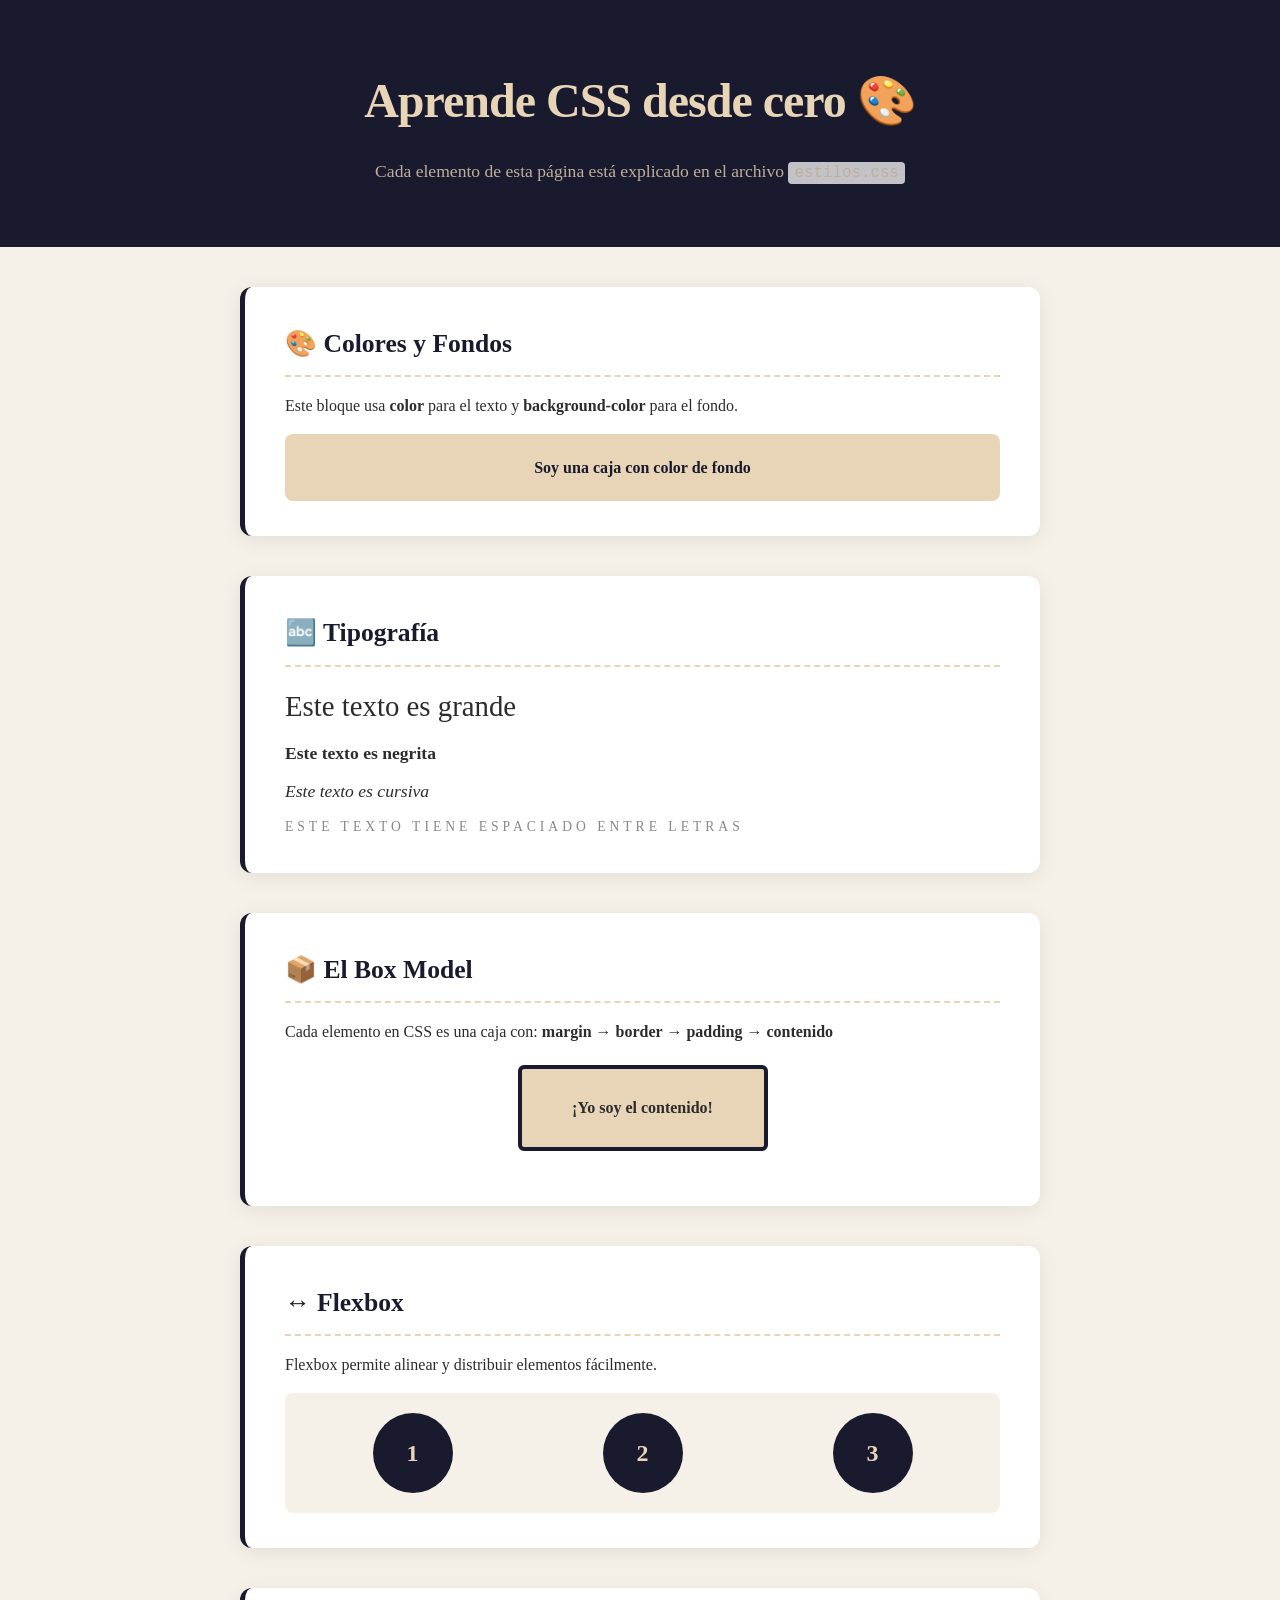
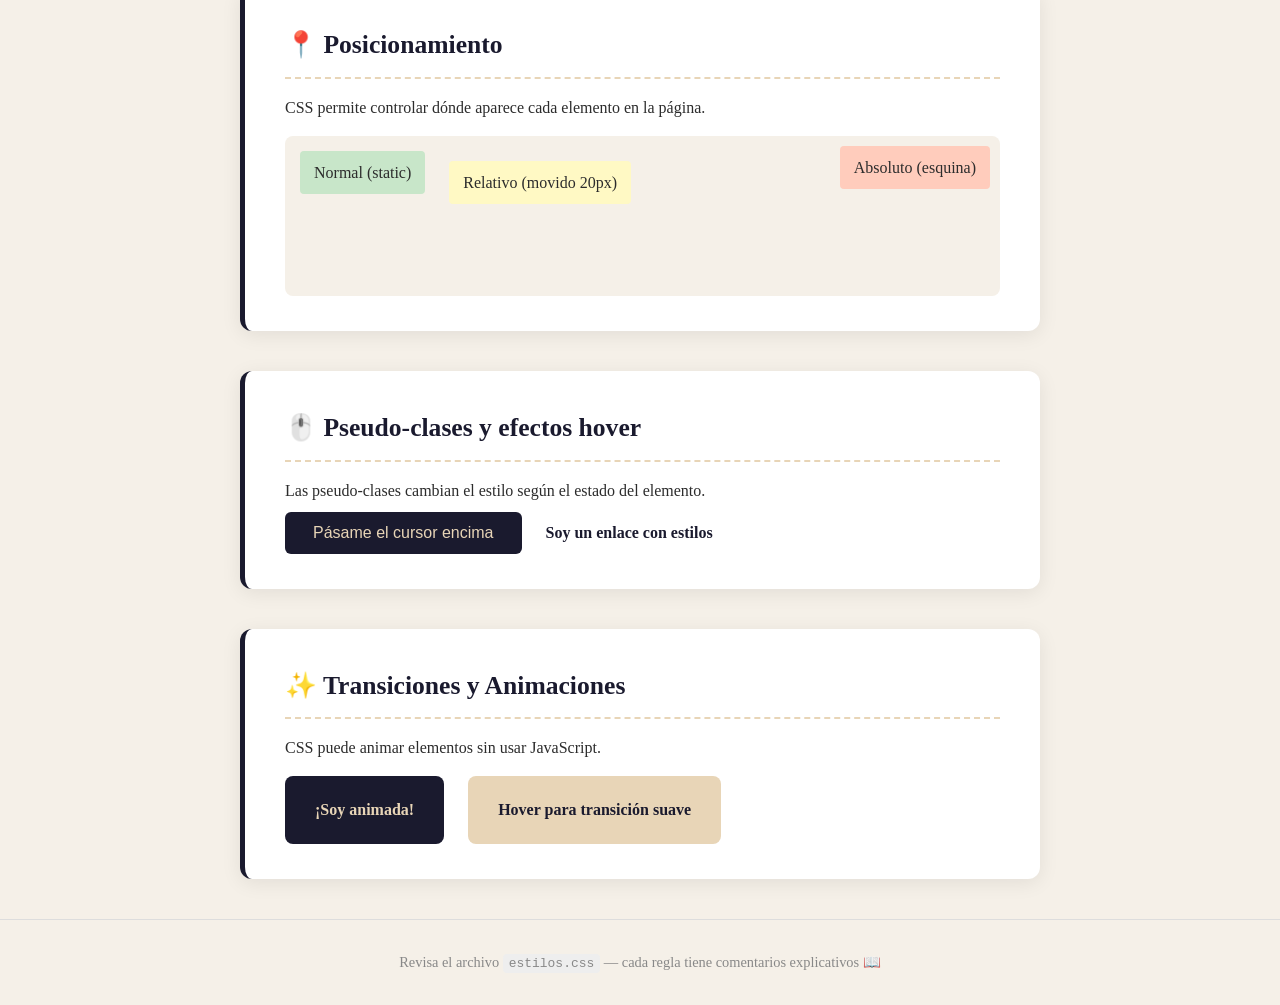
<file: o/index.html>
<!DOCTYPE html>
<html lang="es">
<head>
  <meta charset="UTF-8" />
  <meta name="viewport" content="width=device-width, initial-scale=1.0"/>
  <title>Aprende CSS</title>
  <!-- Enlazamos el archivo CSS externo -->
  <link rel="stylesheet" href="estilos.css" />
</head>
<body>

  <!-- ENCABEZADO -->
  <header class="encabezado">
    <h1>Aprende CSS desde cero 🎨</h1>
    <p class="subtitulo">Cada elemento de esta página está explicado en el archivo <code>estilos.css</code></p>
  </header>

  <!-- SECCIÓN: COLORES Y FONDOS -->
  <section class="seccion colores">
    <h2>🎨 Colores y Fondos</h2>
    <p>Este bloque usa <strong>color</strong> para el texto y <strong>background-color</strong> para el fondo.</p>
    <div class="caja-color">Soy una caja con color de fondo</div>
  </section>

  <!-- SECCIÓN: TIPOGRAFÍA -->
  <section class="seccion tipografia">
    <h2>🔤 Tipografía</h2>
    <p class="texto-grande">Este texto es grande</p>
    <p class="texto-negrita">Este texto es negrita</p>
    <p class="texto-cursiva">Este texto es cursiva</p>
    <p class="texto-espaciado">Este texto tiene espaciado entre letras</p>
  </section>

  <!-- SECCIÓN: BOX MODEL -->
  <section class="seccion box-model">
    <h2>📦 El Box Model</h2>
    <p>Cada elemento en CSS es una caja con: <strong>margin → border → padding → contenido</strong></p>
    <div class="demo-box">¡Yo soy el contenido!</div>
  </section>

  <!-- SECCIÓN: FLEXBOX -->
  <section class="seccion flexbox">
    <h2>↔️ Flexbox</h2>
    <p>Flexbox permite alinear y distribuir elementos fácilmente.</p>
    <div class="flex-contenedor">
      <div class="flex-item">1</div>
      <div class="flex-item">2</div>
      <div class="flex-item">3</div>
    </div>
  </section>

  <!-- SECCIÓN: POSICIONAMIENTO -->
  <section class="seccion posicion">
    <h2>📍 Posicionamiento</h2>
    <p>CSS permite controlar dónde aparece cada elemento en la página.</p>
    <div class="pos-contenedor">
      <div class="pos-normal">Normal (static)</div>
      <div class="pos-relativo">Relativo (movido 20px)</div>
      <div class="pos-absoluto">Absoluto (esquina)</div>
    </div>
  </section>

  <!-- SECCIÓN: PSEUDO-CLASES -->
  <section class="seccion pseudo">
    <h2>🖱️ Pseudo-clases y efectos hover</h2>
    <p>Las pseudo-clases cambian el estilo según el estado del elemento.</p>
    <button class="boton">Pásame el cursor encima</button>
    <a href="#" class="enlace">Soy un enlace con estilos</a>
  </section>

  <!-- SECCIÓN: TRANSICIONES Y ANIMACIONES -->
  <section class="seccion animaciones">
    <h2>✨ Transiciones y Animaciones</h2>
    <p>CSS puede animar elementos sin usar JavaScript.</p>
    <div class="caja-animada">¡Soy animada!</div>
    <div class="caja-hover-trans">Hover para transición suave</div>
  </section>

  <footer class="pie">
    <p>Revisa el archivo <code>estilos.css</code> — cada regla tiene comentarios explicativos 📖</p>
  </footer>

</body>
</html>
</file>
<file: o/estilos.css>
/* ============================================================
   ARCHIVO: estilos.css
   PROPÓSITO: Aprender CSS con comentarios explicativos
   Cada sección explica QUÉ hace y POR QUÉ se usa cada propiedad
   ============================================================ */


/* ============================================================
   1. RESET Y ESTILOS BASE
   ============================================================
   Los navegadores aplican estilos por defecto (márgenes, padding, etc.)
   Un "reset" elimina esas diferencias para que todo sea predecible.
*/

* {
  /* El asterisco (*) selecciona TODOS los elementos de la página */
  
  box-sizing: border-box;
  /* box-sizing: border-box → hace que el padding y el border se incluyan
     DENTRO del ancho total del elemento. Sin esto, añadir padding
     agrandaría el elemento inesperadamente. */

  margin: 0;
  /* Elimina el margen exterior que los navegadores ponen por defecto */

  padding: 0;
  /* Elimina el relleno interior que los navegadores ponen por defecto */
}

body {
  /* 'body' selecciona el cuerpo principal de la página */

  font-family: 'Georgia', serif;
  /* font-family: define la fuente del texto.
     Se pueden listar varias separadas por coma: si la primera no existe,
     el navegador prueba la siguiente. 'serif' es una fuente genérica de respaldo. */

  background-color: #f5f0e8;
  /* background-color: el color de fondo de toda la página.
     Se puede escribir como nombre ('red'), hexadecimal (#f5f0e8),
     rgb(245, 240, 232) o hsl(40, 33%, 94%). */

  color: #2c2c2c;
  /* color: el color del texto. Afecta a todos los elementos dentro
     de body que no tengan su propio color definido. */

  line-height: 1.7;
  /* line-height: el espacio entre líneas de texto.
     1.7 significa 1.7 veces el tamaño de la fuente actual.
     Más valor = líneas más separadas = más fácil de leer. */
}


/* ============================================================
   2. ENCABEZADO
   ============================================================
   Aquí vemos cómo se estila un bloque completo con fondo,
   texto centrado, y separación interna (padding).
*/

.encabezado {
  /* El punto (.) antes del nombre indica que es una CLASE.
     Afecta a cualquier elemento que tenga class="encabezado" en el HTML. */

  background-color: #1a1a2e;
  /* Fondo oscuro azul-noche para el encabezado */

  color: #e8d5b7;
  /* Color crema para el texto, contrasta bien con el fondo oscuro */

  text-align: center;
  /* text-align: alinea el texto horizontalmente.
     Valores posibles: left | center | right | justify */

  padding: 60px 20px;
  /* padding: espacio interior entre el borde del elemento y su contenido.
     Con 2 valores: padding: arriba/abajo   izquierda/derecha
     Con 4 valores: padding: arriba  derecha  abajo  izquierda (sentido horario) */
}

.encabezado h1 {
  /* Selecciona el h1 que esté DENTRO de un elemento con clase .encabezado */

  font-size: 3rem;
  /* font-size: tamaño del texto.
     'rem' = relativo al tamaño base del documento (generalmente 16px).
     3rem = 3 × 16px = 48px. Es mejor que 'px' porque respeta
     las preferencias de accesibilidad del usuario. */

  letter-spacing: -1px;
  /* letter-spacing: espacio entre cada letra.
     Negativo = letras más juntas (efecto de título elegante). */

  margin-bottom: 15px;
  /* margin-bottom: espacio exterior DEBAJO del elemento.
     Crea separación visual entre el h1 y el párrafo siguiente. */
}

.subtitulo {
  font-size: 1.1rem;
  opacity: 0.8;
  /* opacity: transparencia del elemento (0 = invisible, 1 = completamente visible).
     0.8 hace el texto ligeramente transparente, creando jerarquía visual. */
}


/* ============================================================
   3. SECCIONES GENERALES
   ============================================================
   Estilos compartidos que aplican a todas las secciones.
*/

.seccion {
  max-width: 800px;
  /* max-width: el ancho máximo que puede tener el elemento.
     El elemento puede ser más angosto, pero nunca más ancho que esto.
     Útil para que el contenido no se extienda infinitamente en pantallas grandes. */

  margin: 40px auto;
  /* margin: espacio exterior alrededor del elemento.
     'auto' en izquierda/derecha = centra el elemento horizontalmente.
     Equivale a: margin: 40px auto 40px auto */

  padding: 35px 40px;
  /* Espacio interno: 35px arriba/abajo, 40px izquierda/derecha */

  background-color: #ffffff;
  /* Fondo blanco para cada sección, contrasta con el fondo beige del body */

  border-radius: 12px;
  /* border-radius: redondea las esquinas del elemento.
     12px = ligeramente redondeado. Con 50% se crea un círculo. */

  border-left: 5px solid #1a1a2e;
  /* border: dibuja un borde alrededor del elemento.
     Sintaxis: grosor  estilo  color
     'border-left' aplica solo al lado izquierdo → crea una barra decorativa. */

  box-shadow: 0 4px 20px rgba(0, 0, 0, 0.08);
  /* box-shadow: sombra detrás del elemento.
     Valores: desplazamiento-X  desplazamiento-Y  difuminado  color
     rgba(0,0,0, 0.08) = negro con 8% de opacidad → sombra muy sutil. */
}

.seccion h2 {
  font-size: 1.6rem;
  margin-bottom: 15px;
  color: #1a1a2e;
  border-bottom: 2px dashed #e8d5b7;
  /* border-bottom: borde solo en la parte inferior.
     'dashed' = línea punteada. Otros estilos: solid, dotted, double. */
  padding-bottom: 10px;
  /* Espacio entre el texto del h2 y la línea punteada */
}


/* ============================================================
   4. COLORES Y FONDOS
   ============================================================
   Ejemplos de las distintas formas de aplicar color en CSS.
*/

.caja-color {
  background-color: #e8d5b7;
  /* Fondo usando color hexadecimal */

  color: #1a1a2e;
  /* Texto oscuro para que contraste con el fondo claro */

  padding: 20px;
  /* Relleno interior para que el texto no esté pegado al borde */

  border-radius: 8px;
  font-weight: bold;
  /* font-weight: grosor del texto.
     Valores: normal (400) | bold (700) | o números del 100 al 900 */

  text-align: center;
  margin-top: 15px;
}


/* ============================================================
   5. TIPOGRAFÍA
   ============================================================
   CSS tiene muchas propiedades para controlar cómo se ve el texto.
*/

.texto-grande {
  font-size: 1.8rem;
  /* Texto más grande que el normal */
  margin-bottom: 8px;
}

.texto-negrita {
  font-weight: 700;
  /* 700 = negrita. El valor normal es 400. */
  font-size: 1.1rem;
  margin-bottom: 8px;
}

.texto-cursiva {
  font-style: italic;
  /* font-style: italic = cursiva. También puede ser 'normal' u 'oblique'. */
  font-size: 1.1rem;
  margin-bottom: 8px;
}

.texto-espaciado {
  letter-spacing: 4px;
  /* Espacio entre letras exagerado para ver el efecto */
  text-transform: uppercase;
  /* text-transform: transforma el texto.
     uppercase = todo en MAYÚSCULAS
     lowercase = todo en minúsculas
     capitalize = Primera Letra En Mayúscula */
  font-size: 0.85rem;
  color: #888;
}


/* ============================================================
   6. EL BOX MODEL (Modelo de Caja)
   ============================================================
   CONCEPTO FUNDAMENTAL: todo elemento HTML es una caja rectangular.
   Desde adentro hacia afuera:
   
   ┌──────────────────────────────┐
   │           MARGIN             │  ← Espacio EXTERIOR (transparente)
   │  ┌────────────────────────┐  │
   │  │        BORDER          │  │  ← El borde visible
   │  │  ┌──────────────────┐  │  │
   │  │  │     PADDING      │  │  │  ← Espacio INTERIOR (con color de fondo)
   │  │  │  ┌────────────┐  │  │  │
   │  │  │  │  CONTENIDO │  │  │  │  ← El texto o imagen real
   │  │  │  └────────────┘  │  │  │
   │  │  └──────────────────┘  │  │
   │  └────────────────────────┘  │
   └──────────────────────────────┘
*/

.demo-box {
  width: 250px;
  /* width: ancho del CONTENIDO del elemento (no incluye padding ni border
     gracias al box-sizing: border-box que pusimos arriba) */

  padding: 25px;
  /* PADDING: espacio entre el contenido y el borde.
     Tiene el color de fondo del elemento. */

  border: 4px solid #1a1a2e;
  /* BORDER: línea visible alrededor del padding */

  margin: 20px auto;
  /* MARGIN: espacio exterior, fuera del borde.
     Es transparente (se ve el fondo del padre). */

  background-color: #e8d5b7;
  text-align: center;
  font-weight: bold;
  border-radius: 6px;
}


/* ============================================================
   7. FLEXBOX
   ============================================================
   Flexbox es un sistema para organizar elementos en fila o columna.
   Se activa en el CONTENEDOR PADRE con display: flex.
*/

.flex-contenedor {
  display: flex;
  /* display: flex → activa Flexbox en este elemento.
     Los hijos directos se convierten en "flex items". */

  flex-direction: row;
  /* flex-direction: la dirección de los elementos.
     row = horizontal (por defecto) | column = vertical */

  justify-content: space-around;
  /* justify-content: distribuye elementos en el eje PRINCIPAL (horizontal si es row).
     flex-start | center | flex-end | space-between | space-around | space-evenly */

  align-items: center;
  /* align-items: alinea elementos en el eje SECUNDARIO (vertical si es row).
     stretch | center | flex-start | flex-end | baseline */

  gap: 15px;
  /* gap: espacio entre los elementos flex.
     Más cómodo que usar margin en cada elemento. */

  flex-wrap: wrap;
  /* flex-wrap: si los elementos no caben en una línea, pasan a la siguiente.
     nowrap (por defecto) | wrap | wrap-reverse */

  padding: 20px;
  background-color: #f5f0e8;
  border-radius: 8px;
  margin-top: 15px;
}

.flex-item {
  background-color: #1a1a2e;
  color: #e8d5b7;

  width: 80px;
  height: 80px;
  /* Definimos que sea un cuadrado de 80x80 píxeles */

  display: flex;
  justify-content: center;
  align-items: center;
  /* Usamos flex TAMBIÉN en el item para centrar el número dentro */

  border-radius: 50%;
  /* 50% en border-radius = círculo perfecto (si width == height) */

  font-size: 1.5rem;
  font-weight: bold;
}


/* ============================================================
   8. POSICIONAMIENTO
   ============================================================
   CSS tiene 5 tipos de posicionamiento que controlan DÓNDE
   aparece un elemento en la página.
*/

.pos-contenedor {
  position: relative;
  /* position: relative en el padre sirve como "punto de referencia"
     para los hijos con position: absolute */

  height: 160px;
  /* Altura fija para que se vea el posicionamiento */

  background-color: #f5f0e8;
  border-radius: 8px;
  margin-top: 15px;
  padding: 15px;
}

.pos-normal {
  /* Sin ninguna posición definida = static (comportamiento normal).
     El elemento fluye en el documento de arriba a abajo. */
  background-color: #c8e6c9;
  padding: 8px 14px;
  border-radius: 4px;
  display: inline-block;
  /* display: inline-block → el elemento se muestra en línea
     pero acepta width y height como un bloque. */
}

.pos-relativo {
  position: relative;
  /* position: relative → el elemento se puede mover con top/left/right/bottom
     RELATIVO a su posición original. El espacio original se conserva. */

  top: 10px;
  left: 20px;
  /* Mueve el elemento 10px hacia abajo y 20px hacia la derecha
     respecto a donde estaría normalmente */

  background-color: #fff9c4;
  padding: 8px 14px;
  border-radius: 4px;
  display: inline-block;
}

.pos-absoluto {
  position: absolute;
  /* position: absolute → el elemento se saca del flujo normal
     y se posiciona relativo al ancestro más cercano con position: relative.
     En este caso, .pos-contenedor. */

  top: 10px;
  right: 10px;
  /* Se posiciona a 10px del borde superior y derecho del .pos-contenedor */

  background-color: #ffccbc;
  padding: 8px 14px;
  border-radius: 4px;
}


/* ============================================================
   9. PSEUDO-CLASES
   ============================================================
   Las pseudo-clases permiten aplicar estilos según el ESTADO
   del elemento. Se escriben con dos puntos (:) después del selector.
*/

.boton {
  /* Estilos base del botón (sin interacción) */
  background-color: #1a1a2e;
  color: #e8d5b7;
  border: none;
  /* border: none → elimina el borde por defecto de los botones */
  padding: 12px 28px;
  border-radius: 6px;
  font-size: 1rem;
  cursor: pointer;
  /* cursor: pointer → cambia el cursor a una manita al pasar por encima.
     Indica visualmente que el elemento es clickeable. */
  margin-right: 20px;
  transition: all 0.3s ease;
  /* transition: prepara el elemento para animaciones suaves (lo veremos abajo) */
}

.boton:hover {
  /* :hover → se aplica cuando el cursor ESTÁ ENCIMA del elemento */
  background-color: #e8d5b7;
  color: #1a1a2e;
  transform: translateY(-3px);
  /* transform: translateY(-3px) → mueve el elemento 3px hacia arriba.
     Crea efecto de "levitar" al hacer hover. */
  box-shadow: 0 8px 25px rgba(0,0,0,0.2);
}

.boton:active {
  /* :active → se aplica en el momento exacto del CLIC */
  transform: translateY(0);
  /* Vuelve a la posición original al hacer clic (efecto de "presionar") */
}

.enlace {
  color: #1a1a2e;
  font-weight: bold;
  text-decoration: none;
  /* text-decoration: none → quita el subrayado por defecto de los enlaces */
  border-bottom: 2px solid transparent;
  /* Borde transparente para que el layout no cambie al hacer hover */
  transition: border-color 0.3s ease;
  display: inline-block;
  margin-top: 15px;
}

.enlace:hover {
  border-bottom-color: #1a1a2e;
  /* Al hacer hover, el borde (que ya existe pero invisible) se vuelve visible.
     Efecto de subrayado animado. */
}

.enlace:visited {
  /* :visited → estilos para enlaces que el usuario ya visitó */
  color: #888;
}


/* ============================================================
   10. TRANSICIONES Y ANIMACIONES
   ============================================================
   CSS puede crear movimiento sin JavaScript.
   
   TRANSICIÓN: cambio suave entre dos estados (inicio → fin).
   ANIMACIÓN: secuencia de estados definidos con @keyframes.
*/

/* --- ANIMACIÓN con @keyframes --- */

@keyframes flotar {
  /* @keyframes define los "fotogramas clave" de la animación.
     'flotar' es el nombre que le damos (puede ser cualquier nombre). */

  0% {
    /* Al inicio (0%) */
    transform: translateY(0px);
    background-color: #1a1a2e;
  }

  50% {
    /* A la mitad (50%) */
    transform: translateY(-15px);
    /* Sube 15px */
    background-color: #e8643a;
  }

  100% {
    /* Al final (100%) — vuelve al estado inicial para crear un bucle */
    transform: translateY(0px);
    background-color: #1a1a2e;
  }
}

.caja-animada {
  background-color: #1a1a2e;
  color: #e8d5b7;
  padding: 20px 30px;
  border-radius: 8px;
  text-align: center;
  display: inline-block;
  margin-top: 15px;
  margin-right: 20px;
  font-weight: bold;

  animation-name: flotar;
  /* animation-name: el nombre de los @keyframes que queremos usar */

  animation-duration: 2s;
  /* animation-duration: cuánto dura un ciclo completo */

  animation-timing-function: ease-in-out;
  /* animation-timing-function: la curva de velocidad.
     ease = lento-rápido-lento | linear = velocidad constante
     ease-in = empieza lento | ease-out = termina lento */

  animation-iteration-count: infinite;
  /* animation-iteration-count: cuántas veces se repite.
     Un número específico o 'infinite' para siempre. */
}

/* --- TRANSICIÓN (transition) --- */

.caja-hover-trans {
  background-color: #e8d5b7;
  color: #1a1a2e;
  padding: 20px 30px;
  border-radius: 8px;
  text-align: center;
  display: inline-block;
  margin-top: 15px;
  font-weight: bold;
  cursor: pointer;

  transition: background-color 0.4s ease, transform 0.4s ease, color 0.4s ease;
  /* transition: define qué propiedades se animan y en cuánto tiempo.
     Sintaxis: propiedad  duración  curva
     Puedes listar múltiples separadas por coma.
     La animación ocurre automáticamente al CAMBIAR el estado (ej: hover). */
}

.caja-hover-trans:hover {
  background-color: #1a1a2e;
  color: #e8d5b7;
  transform: scale(1.05);
  /* transform: scale(1.05) → agranda el elemento al 105% de su tamaño.
     Gracias a 'transition', el cambio no es instantáneo sino suave. */
}


/* ============================================================
   11. PIE DE PÁGINA
   ============================================================ */

.pie {
  text-align: center;
  padding: 30px;
  color: #888;
  font-size: 0.9rem;
  margin-top: 20px;
  border-top: 1px solid #ddd;
  /* Línea separadora encima del pie de página */
}

code {
  /* 'code' selecciona por etiqueta HTML (sin punto ni almohadilla) */
  background-color: #eee;
  padding: 2px 6px;
  border-radius: 4px;
  font-family: 'Courier New', monospace;
  /* monospace = fuente de ancho fijo, típica de código */
  font-size: 0.9em;
  /* 'em' es relativo al tamaño del padre. 0.9em = 90% del tamaño actual. */
}

/* ============================================================
   FIN DEL ARCHIVO
   
   RESUMEN DE SELECTORES EN CSS:
   
   elemento      → selecciona por etiqueta HTML (ej: p, h1, body)
   .clase        → selecciona por atributo class (ej: .boton)
   #id           → selecciona por atributo id (ej: #menu)  ← único en la página
   *             → selecciona TODOS los elementos
   padre hijo    → selecciona 'hijo' dentro de 'padre'
   padre > hijo  → selecciona solo hijos DIRECTOS
   elemento:hover → pseudo-clase: estado del elemento
   
   ============================================================ */
</file>
